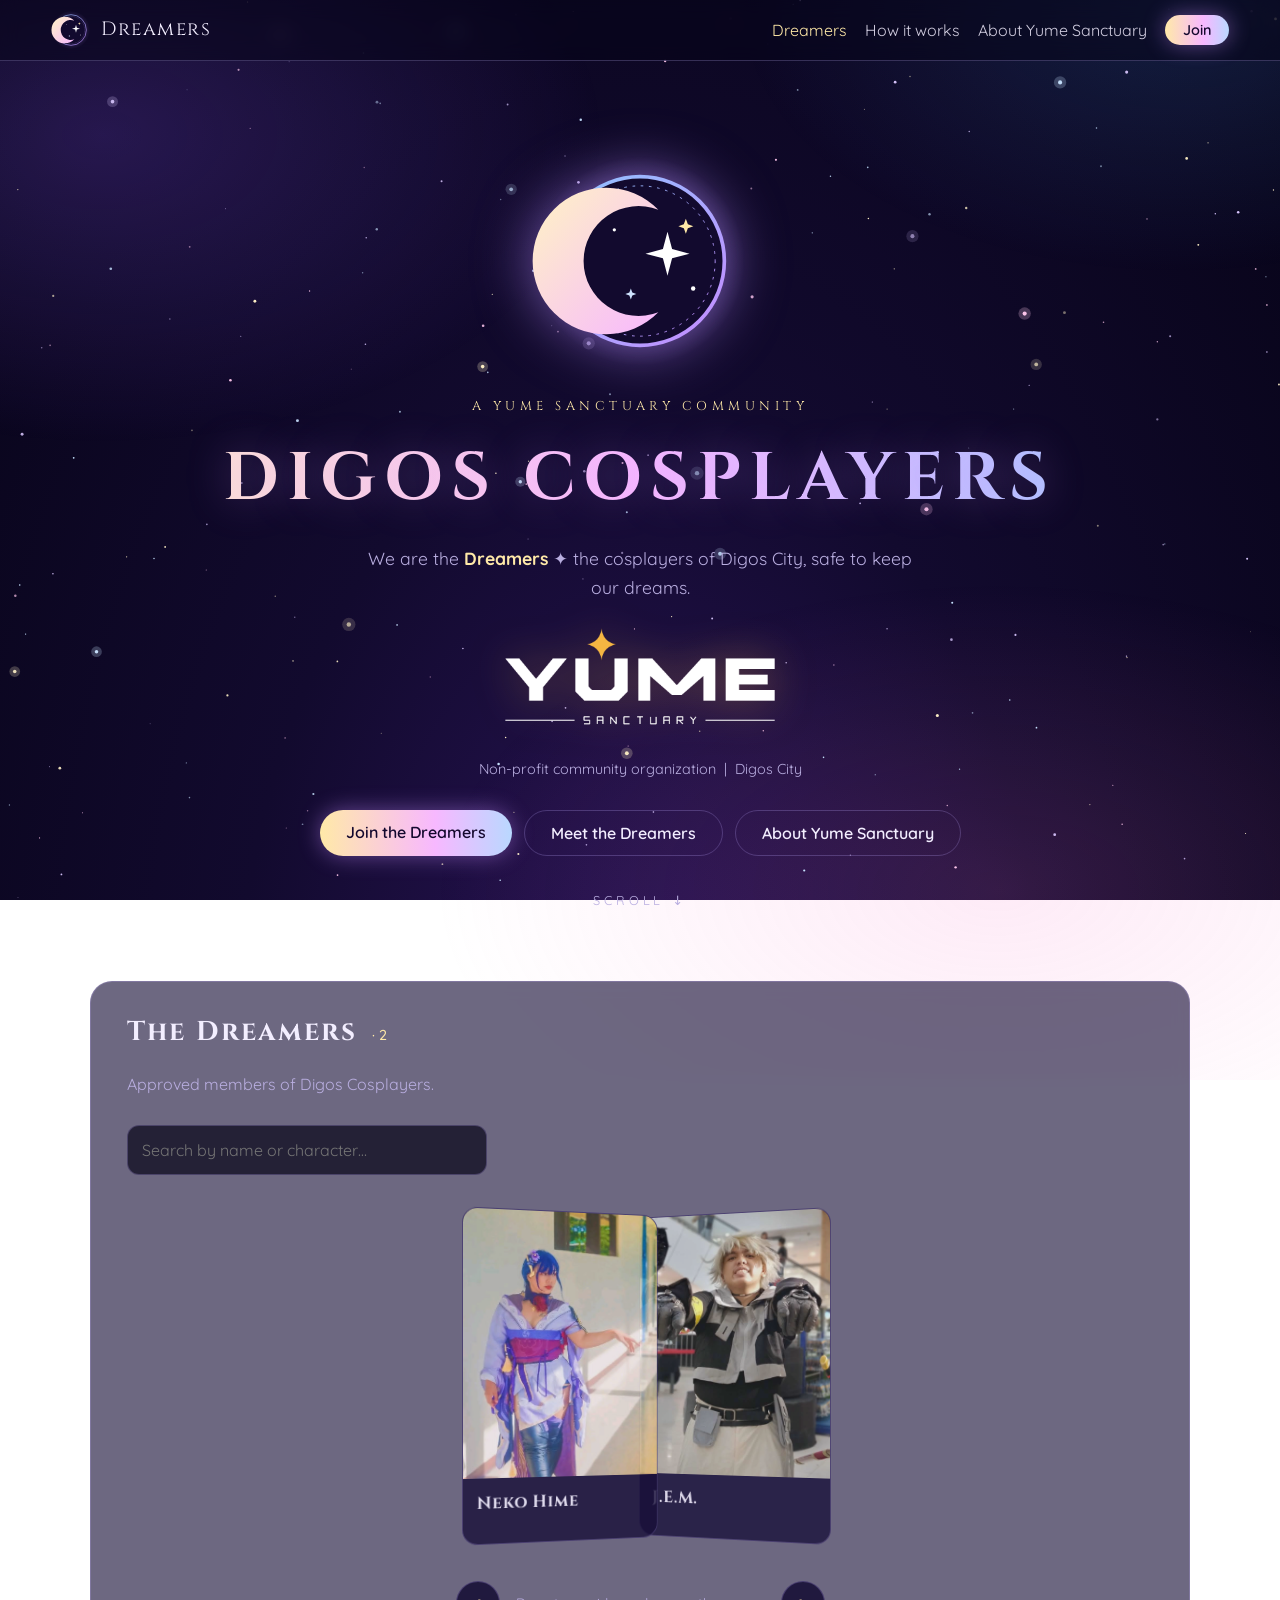
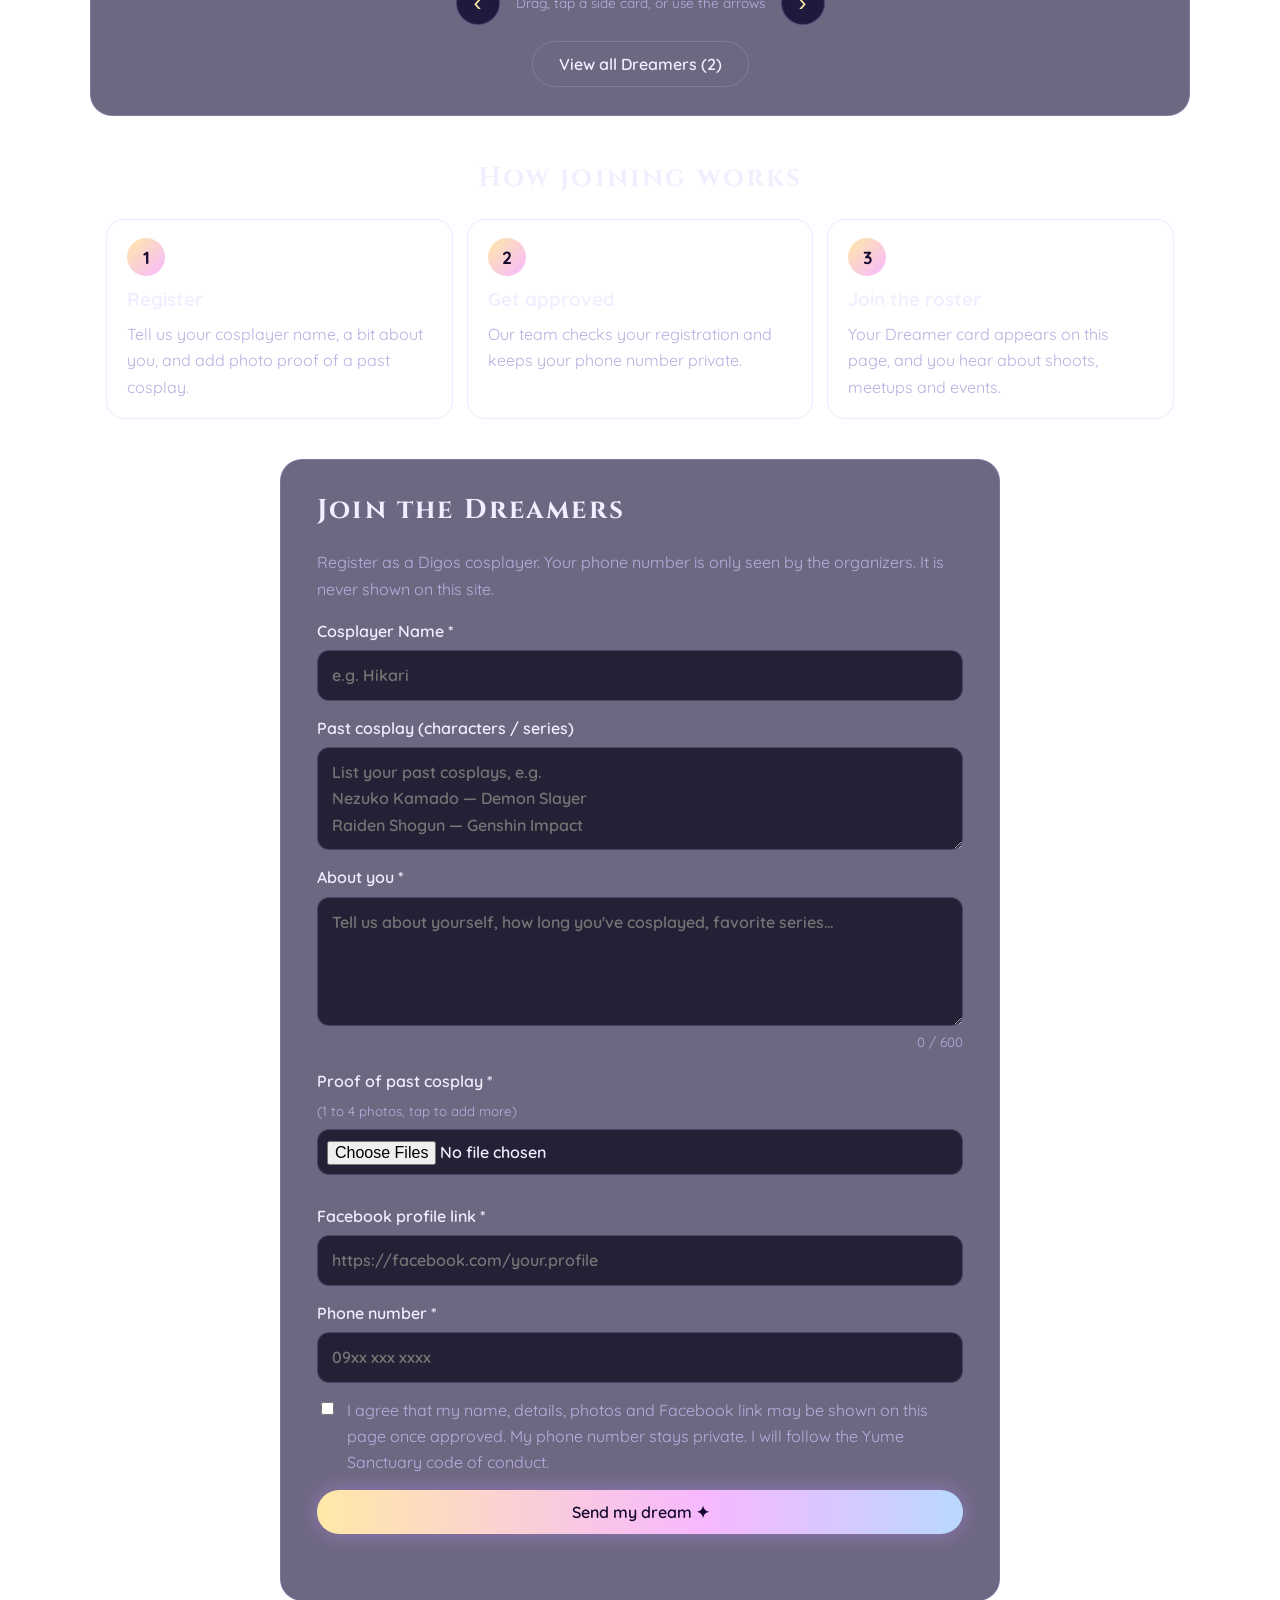
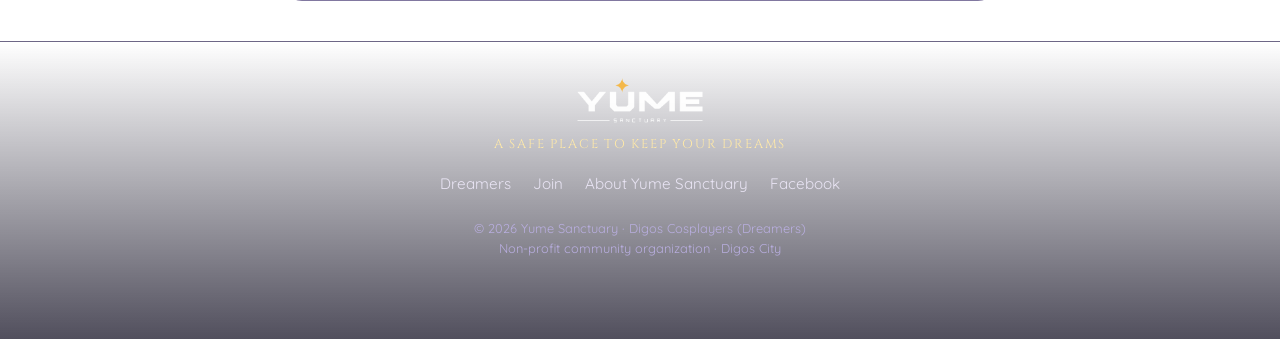
<file: index.html>
<!doctype html>
<html lang="en">
<head>
<meta charset="utf-8">
<meta name="viewport" content="width=device-width, initial-scale=1">
<title>Yume Sanctuary · Digos Cosplayers · Dreamers</title>
<meta name="description" content="Yume Sanctuary is a non-profit community in Digos City: a safe place to keep your dreams. Meet the Dreamers, the Digos Cosplayers, and join the roster.">
<meta name="theme-color" content="#070418">
<meta property="og:type" content="website">
<meta property="og:title" content="Yume Sanctuary · Digos Cosplayers (Dreamers)">
<meta property="og:description" content="A safe place to keep your dreams. Non-profit community organization, Digos City.">
<meta property="og:image" content="https://james-marketer.github.io/dreamers-digos-cosplayers/logo.svg">
<meta name="twitter:card" content="summary">
<link rel="icon" href="logo.svg?v=43" type="image/svg+xml">
<link rel="preconnect" href="https://fonts.googleapis.com">
<link rel="preconnect" href="https://fonts.gstatic.com" crossorigin>
<link href="https://fonts.googleapis.com/css2?family=Cinzel:wght@500;700&family=Quicksand:wght@400;500;600&family=Noto+Serif+JP:wght@500&display=swap" rel="stylesheet">
<link rel="stylesheet" href="style.css?v=43">
</head>
<body>
<a class="skip" href="#main">Skip to content</a>
<canvas id="sky" aria-hidden="true"></canvas>

<header class="nav">
  <a class="brand" href="#top"><img src="logo.svg?v=43" alt="" width="40" height="40"><span>Dreamers</span></a>
  <button class="menu" id="menu" aria-label="Menu" aria-expanded="false" aria-controls="nav"><span></span><span></span><span></span></button>
  <nav id="nav">
    <a href="#members">Dreamers</a>
    <a href="#how">How it works</a>
    <a href="#about" data-open="yume">About Yume Sanctuary</a>
    <a href="#join" class="btn small">Join</a>
  </nav>
</header>

<main id="main">
<span id="top"></span>
  <!-- HERO -->
  <section class="hero">
    <img class="logo" src="logo.svg?v=43" alt="Dreamers logo" width="200" height="200">
    <p class="eyebrow">a Yume Sanctuary community</p>
    <h1>DIGOS COSPLAYERS</h1>
    <p class="tag">We are the <strong>Dreamers</strong> ✦ the cosplayers of Digos City, safe to keep our dreams.</p>
    <a class="ys" href="https://www.facebook.com/yumesanctuarydigos" target="_blank" rel="noopener noreferrer" aria-label="Yume Sanctuary: a safe place to keep your dreams">
      <img src="yume-sanctuary-light.png" alt="Yume Sanctuary" width="280" height="104">
    </a>
    <p class="muted small">Non-profit community organization &nbsp;|&nbsp; Digos City</p>
    <div class="cta">
      <a href="#join" class="btn">Join the Dreamers</a>
      <a href="#members" class="btn ghost">Meet the Dreamers</a>
      <button type="button" class="btn ghost" data-open="yume">About Yume Sanctuary</button>
    </div>
  </section>

  <!-- DREAMERS ROSTER -->

  <section id="members" class="panel wide">
    <h2>The Dreamers <small id="count"></small></h2>
    <p class="sub" id="memSub">Approved members of Digos Cosplayers.</p>
    <input id="search" class="search" type="search" placeholder="Search by name or character…" aria-label="Search members" hidden>
    <div id="grid" class="grid" aria-live="polite"></div>
    <div id="carCtl" class="car-ctl" hidden>
      <button type="button" id="carPrev" aria-label="Previous dreamer">‹</button>
      <span>Drag, tap a side card, or use the arrows</span>
      <button type="button" id="carNext" aria-label="Next dreamer">›</button>
    </div>
    <p id="gridMsg" class="muted"></p>
    <p class="allwrap"><button type="button" id="allBtn" class="btn ghost" hidden>View all Dreamers</button></p>
  </section>

  <!-- RANKING -->
  <section class="panel wide reveal" id="ranking" hidden>
    <h2>Dreamer Leaderboard</h2>
    <p class="sub">The 7 most active Dreamers are featured in the carousel above. Stay active to climb the ranks!</p>
    <ol id="board" class="board"></ol>
    <p id="boardMsg" class="muted"></p>
    <h3>How to earn points</h3>
    <div class="pts">
      <div><b>+10</b><span>Join a face-to-face community activity</span></div>
      <div><b>+2</b><span>Share one of our activity posts (must be public)</span></div>
      <div><b>+1</b><span>Chat in the group chat or Messenger each day</span></div>
      <div><b>+1</b><span>Answer a poll question</span></div>
      <div><b>+1</b><span>React to a Yume Sanctuary post</span></div>
    </div>
  </section>

  <section class="block reveal" id="how">
    <h2>How joining works</h2>
    <div class="steps">
      <div class="step"><b>1</b><h3>Register</h3><p>Tell us your cosplayer name, a bit about you, and add photo proof of a past cosplay.</p></div>
      <div class="step"><b>2</b><h3>Get approved</h3><p>Our team checks your registration and keeps your phone number private.</p></div>
      <div class="step"><b>3</b><h3>Join the roster</h3><p>Your Dreamer card appears on this page, and you hear about shoots, meetups and events.</p></div>
    </div>
  </section>

  <section id="join" class="panel reveal">
    <h2>Join the Dreamers</h2>
    <p class="sub">Register as a Digos cosplayer. Your phone number is only seen by the organizers. It is never shown on this site.</p>
    <form id="form" novalidate>
      <label>Cosplayer Name *
        <input name="name" required maxlength="80" autocomplete="nickname" placeholder="e.g. Hikari">
      </label>
      <label>Past cosplay (characters / series)
        <textarea name="character" rows="3" maxlength="400" placeholder="List your past cosplays, e.g.&#10;Nezuko Kamado — Demon Slayer&#10;Raiden Shogun — Genshin Impact"></textarea>
      </label>
      <label>About you *
        <textarea name="details" required maxlength="600" rows="4" placeholder="Tell us about yourself, how long you've cosplayed, favorite series…"></textarea>
        <small id="cnt" class="cnt">0 / 600</small>
      </label>
      <label>Proof of past cosplay * <small>(1 to 4 photos, tap to add more)</small>
        <input id="photos" type="file" accept="image/*" multiple>
      </label>
      <div id="previews" class="previews"></div>
      <label>Facebook profile link *
        <input name="facebook" type="url" required placeholder="https://facebook.com/your.profile">
      </label>
      <label>Phone number *
        <input name="phone" type="tel" required inputmode="tel" placeholder="09xx xxx xxxx" autocomplete="tel">
      </label>
      <input class="hp" name="website" tabindex="-1" autocomplete="off" aria-hidden="true">
      <label class="check"><input type="checkbox" name="consent" required>
        <span>I agree that my name, details, photos and Facebook link may be shown on this page once approved. My phone number stays private. I will follow the Yume Sanctuary code of conduct.</span></label>
      <button class="btn" id="submit" type="submit">Send my dream ✦</button>
      <p id="formMsg" class="formmsg" role="status"></p>
    </form>
  </section>
</main>

<footer>
  <a class="flogo" href="https://www.facebook.com/yumesanctuarydigos" target="_blank" rel="noopener noreferrer"><img src="yume-sanctuary-light.png" alt="Yume Sanctuary on Facebook" width="130" height="48"></a>
  <p class="fsub">A safe place to keep your dreams</p>
  <nav class="flinks" aria-label="Footer">
    <a href="#members">Dreamers</a>
    <a href="#join">Join</a>
    <a href="#about" data-open="yume">About Yume Sanctuary</a>
    <a href="https://www.facebook.com/yumesanctuarydigos" target="_blank" rel="noopener noreferrer">Facebook</a>
  </nav>
  <p class="fcopy">© <span id="yr"></span> Yume Sanctuary · Digos Cosplayers (Dreamers)<br>Non-profit community organization · Digos City</p>
</footer>

<div id="roster" class="modal" role="dialog" aria-modal="true" aria-labelledby="rosterTitle" hidden>
  <div class="modal-box narrow">
    <button type="button" class="modal-x" data-close aria-label="Close">×</button>
    <header class="modal-head"><h2 id="rosterTitle">All Dreamers</h2><p class="sub" id="rosterSub"></p></header>
    <ol id="rosterList" class="rlist"></ol>
    <div id="rosterView" hidden></div>
  </div>
</div>

<div id="yume" class="modal" role="dialog" aria-modal="true" aria-labelledby="yumeTitle" hidden>
  <div class="modal-box">
    <button type="button" class="modal-x" data-close aria-label="Close">×</button>
    <header class="modal-head">
      <img src="yume-sanctuary-light.png" alt="Yume Sanctuary" width="200" height="74">
      <h2 id="yumeTitle">About Yume Sanctuary</h2>
      <p class="muted">A safe place to keep your dreams · Non-profit community organization, Digos City</p>
      <a class="btn small" href="https://www.facebook.com/yumesanctuarydigos" target="_blank" rel="noopener noreferrer">Visit our Facebook page</a>
    </header>
  <!-- ABOUT / NAME MEANING -->
  <section id="about" class="panel wide">
    <h2>The meaning behind our name</h2>
    <div class="equation">
      <div><b class="jp">夢</b><span>Yume</span><small>Dream</small></div>
      <i>+</i>
      <div><b>⌂</b><span>Sanctuary</span><small>A safe place</small></div>
      <i>=</i>
      <div class="sum"><b>✦</b><span>A safe place to keep your dreams</span></div>
    </div>
    <p class="center">Every member's passion is <strong>safe, respected and celebrated</strong> here.</p>
    <p class="center muted">Yume Sanctuary is a non-profit that creates safe, fun and interactive events for the youth of Digos. The <strong>Dreamers</strong> are our cosplay community: Digos cosplayers of every level.</p>
  </section>

  <!-- WHY WE EXIST -->
  <section id="why" class="block">
    <h2>Why we exist</h2>
    <div class="cards">
      <div class="perk"><span>☾</span><h3>Hobbies still face judgment</h3><p>Cosplay and other interests are not yet widely accepted, so many young people hide what they love.</p></div>
      <div class="perk"><span>➤</span><h3>Events are far from home</h3><p>Davao and GenSan are the usual destinations, costing Digos hobbyists hours of travel and a lot of money.</p></div>
      <div class="perk"><span>⌂</span><h3>Digos needs its own place</h3><p>Digos has the fans but no year-round, community-run place built for them to meet, play and grow. They deserve a sanctuary close to home.</p></div>
    </div>
  </section>

  <!-- VISION & MISSION -->
  <section id="mission" class="panel wide">
    <h2>Our vision</h2>
    <blockquote>A Digos where every young person can dream freely and pursue what they love, with friends and without judgment, in a community strong enough to sustain itself.</blockquote>
    <div class="chips"><span>Safe</span><span>Local</span><span>Self-sustaining</span></div>

    <h2 class="gap">Our mission</h2>
    <p class="sub">Yume Sanctuary is a non-profit that creates safe, fun and interactive events for the youth of Digos.</p>
    <div class="cards five">
      <div class="mini"><h3>Organize events</h3><p>TCG, Pokémon, cosplay, fighting games and more.</p></div>
      <div class="mini"><h3>Protect the community</h3><p>Clear conduct rules, trained volunteers, safe reporting.</p></div>
      <div class="mini"><h3>Normalize hobbies</h3><p>Try cosplay and new hobbies without judgment.</p></div>
      <div class="mini"><h3>Partner locally</h3><p>Work with local businesses such as Minna and Maivan.</p></div>
      <div class="mini"><h3>Keep Digos at the center</h3><p>Make Digos the hub, not Davao or GenSan, and save families the time and cost of travel.</p></div>
    </div>
  </section>

  <!-- WHAT WE BRING -->
  <section id="bring" class="block">
    <h2>What we bring to Digos</h2>
    <div class="cards five">
      <div class="mini"><h3>TCG</h3><p>Tournaments, trading and casual play.</p></div>
      <div class="mini hl"><h3>Cosplay</h3><p>Meetups and showcases for all levels. This is where the Dreamers shine.</p></div>
      <div class="mini"><h3>Pokémon</h3><p>Leagues, trade days and meetups.</p></div>
      <div class="mini"><h3>Fighting games</h3><p>Tekken and other competitive games.</p></div>
      <div class="mini"><h3>And more</h3><p>Hobbies our community asks for.</p></div>
    </div>
  </section>

  <!-- PROOF: HOBBY MANIA -->
  <section id="event" class="panel wide">
    <h2>Proof it works: Hobby Mania Digos</h2>
    <p class="sub">Hobbie.TaaT's Hobby Mania, Digos Edition, organized by Hobbie.TaaT with GMall of Digos.</p>
    <div class="facts">
      <div><small>Dates</small><b>October 4 to 10, 2026</b></div>
      <div><small>Venue</small><b>Atrium, Upper Ground Floor, GMall of Digos</b></div>
    </div>
    <div class="stats">
      <div><b data-n="7">7</b><span>days of hobby activities</span></div>
      <div><b data-n="5">5+</b><span>TCG titles in tournaments</span></div>
      <div><b data-n="6">6</b><span>Mindanao cities invited</span></div>
    </div>

    <h3 class="gap">A full week of hobbies</h3>
    <div class="cards four">
      <div class="mini"><h3>TCG tournaments</h3><p>Pokémon, Flesh and Blood, Yu-Gi-Oh!, Vanguard, Cookie Run.</p></div>
      <div class="mini"><h3>Beyblade</h3><p>A tournament for the strongest combo.</p></div>
      <div class="mini hl"><h3>Cosplay Showdown</h3><p>Characters brought to life on stage.</p></div>
      <div class="mini"><h3>Learn to Play</h3><p>Beginner sessions for new TCG players.</p></div>
      <div class="mini"><h3>Exhibits</h3><p>Toys, figures, diecast and trading cards.</p></div>
      <div class="mini"><h3>Merchants</h3><p>Collectibles, cards and rare finds.</p></div>
      <div class="mini"><h3>Special guests</h3><p>Guests invited to Digos for the week.</p></div>
      <div class="mini"><h3>Champions</h3><p>Day 1 titles in FAB, Cookie Run, Yu-Gi-Oh! and Vanguard.</p></div>
    </div>

    <h3 class="gap">Online reach of the event</h3>
    <div class="reach" id="reach"></div>

    <h3 class="gap">A call to all of Mindanao</h3>
    <p>The call went out to <strong>Digos, Davao, GenSan, Koronadal, Tagum and CDO</strong> to meet in one venue in Digos. What the event showed: the energy is already here. What Yume adds: <strong>a safe, year-round home for that energy, run by the community itself.</strong></p>
    <p class="src">Source: Facebook posts by Hobbie.TaaT, Gaisano Mall of Digos and Panorama Club of Cor Jesu College (public, as of Oct 19, 2026).</p>
  </section>

  <!-- HUB -->
  <section id="hub" class="block">
    <h2>Digos as the regional hub</h2>
    <div class="cards two">
      <div class="perk"><h3>Today</h3><p>Digos hobbyists travel to Davao or GenSan, spending time and money to attend events.</p></div>
      <div class="perk hl"><h3>Our goal</h3><p>Digos hosts the events, so the community and its visitors come to us.</p></div>
    </div>
  </section>

  <!-- GOALS -->
  <section id="goals" class="panel wide">
    <h2>From one week to year-round</h2>
    <div class="steps">
      <div class="step"><b>1</b><h3>Start small</h3><ul><li>Small, regular events with local business partners</li><li>Code of conduct and safety team in place</li><li>A core team of volunteers</li></ul></div>
      <div class="step"><b>2</b><h3>Make Digos a hub</h3><ul><li>Recurring TCG, Pokémon, cosplay, Beyblade and Tekken events</li><li>Draw hobbyists from nearby cities</li><li>Partner with schools and local government</li></ul></div>
      <div class="step"><b>3</b><h3>Sustain ourselves</h3><ul><li>Community-funded events with no sponsor needed</li><li>Local youth trained to lead and organize</li><li>Digos known as the region's hobby-event hub</li></ul></div>
    </div>
  </section>

  <!-- SAFETY -->
  <section id="safety" class="block">
    <h2>A sanctuary you can trust</h2>
    <div class="cards four">
      <div class="perk"><span>✦</span><h3>Clear code of conduct</h3><p>No harassment, bullying or hate. Posted and enforced at every event.</p></div>
      <div class="perk"><span>☾</span><h3>Trained volunteers</h3><p>Friendly staff on hand to keep everyone safe and welcome.</p></div>
      <div class="perk"><span>❖</span><h3>Safe reporting</h3><p>A simple, private way to raise concerns, and we act on them.</p></div>
      <div class="perk"><span>♡</span><h3>Open to every newcomer</h3><p>Youth-focused, beginner-friendly and judgment-free.</p></div>
    </div>
  </section>

  <!-- SELF-SUSTAINING -->
  <section id="path" class="panel wide">
    <h2>The path to self-sustaining</h2>
    <div class="steps">
      <div class="step"><b>①</b><h3>Partner-supported</h3><p>Local businesses such as <strong>Minna</strong> and <strong>Maivan</strong> help us host the first events.</p></div>
      <div class="step"><b>②</b><h3>Community-funded</h3><p>Ticket fees, vendor booths, merch and memberships begin to cover costs.</p></div>
      <div class="step"><b>③</b><h3>Self-sustaining</h3><p>The community funds its own events, with no sponsor required.</p></div>
    </div>
    <p class="center gap"><em>Our long-term test: can the community run an event without outside sponsors?</em></p>
  </section>

  <!-- VALUES -->
  <section id="values" class="block">
    <h2>What we stand for</h2>
    <div class="cards six">
      <div class="mini"><h3>Safety</h3><p>Everyone can be themselves.</p></div>
      <div class="mini"><h3>Acceptance</h3><p>Every hobby is welcome.</p></div>
      <div class="mini"><h3>Community first</h3><p>Members shape our events.</p></div>
      <div class="mini"><h3>Local pride</h3><p>Growing Digos together.</p></div>
      <div class="mini"><h3>Sustainability</h3><p>Built to stand on our own.</p></div>
      <div class="mini"><h3>Fun</h3><p>Play, laugh and make friends.</p></div>
    </div>
  </section>

  <!-- PARTNER -->
  <section id="partner" class="panel wide">
    <h2>Ways to partner with us</h2>
    <div class="cards four">
      <div class="mini"><h3>Venues and malls</h3><p>Host events in your space and bring steady foot traffic from young hobbyists.</p></div>
      <div class="mini"><h3>Local businesses</h3><p>Booths, co-branding and product exposure to an engaged community.</p></div>
      <div class="mini"><h3>Schools and student groups</h3><p>Volunteers, photo and media teams, and youth leaders.</p></div>
      <div class="mini"><h3>Sponsors</h3><p>Prizes and tournament support, or backing for our safety program.</p></div>
    </div>
    <p class="center">Partners gain goodwill, visibility with young hobbyists, and a place at the start of Digos' hobby hub.</p>
    <h2 class="center gap">One city. One community.</h2>
    <p class="center sub">Dream freely. Play together. Help us build Digos' sanctuary for dreams.</p>
    <div class="cta">
      <a class="btn" id="btnPartner" href="#join">Partner</a>
      <a class="btn" id="btnVolunteer" href="#join">Volunteer</a>
      <a class="btn ghost" href="#join">Attend</a>
    </div>
    <p id="contactLine" class="center muted small" hidden></p>
  </section>


  </div>
</div>

<button id="toTop" class="totop" aria-label="Back to top" hidden>↑</button>

<div id="lb" class="lb" hidden>
  <button class="lbx" aria-label="Close">×</button>
  <button class="lbn prev" aria-label="Previous">‹</button>
  <img alt="Cosplay proof">
  <button class="lbn next" aria-label="Next">›</button>
</div>

<script src="config.js?v=43"></script>
<script src="app.js?v=43"></script>
</body>
</html>
</file>
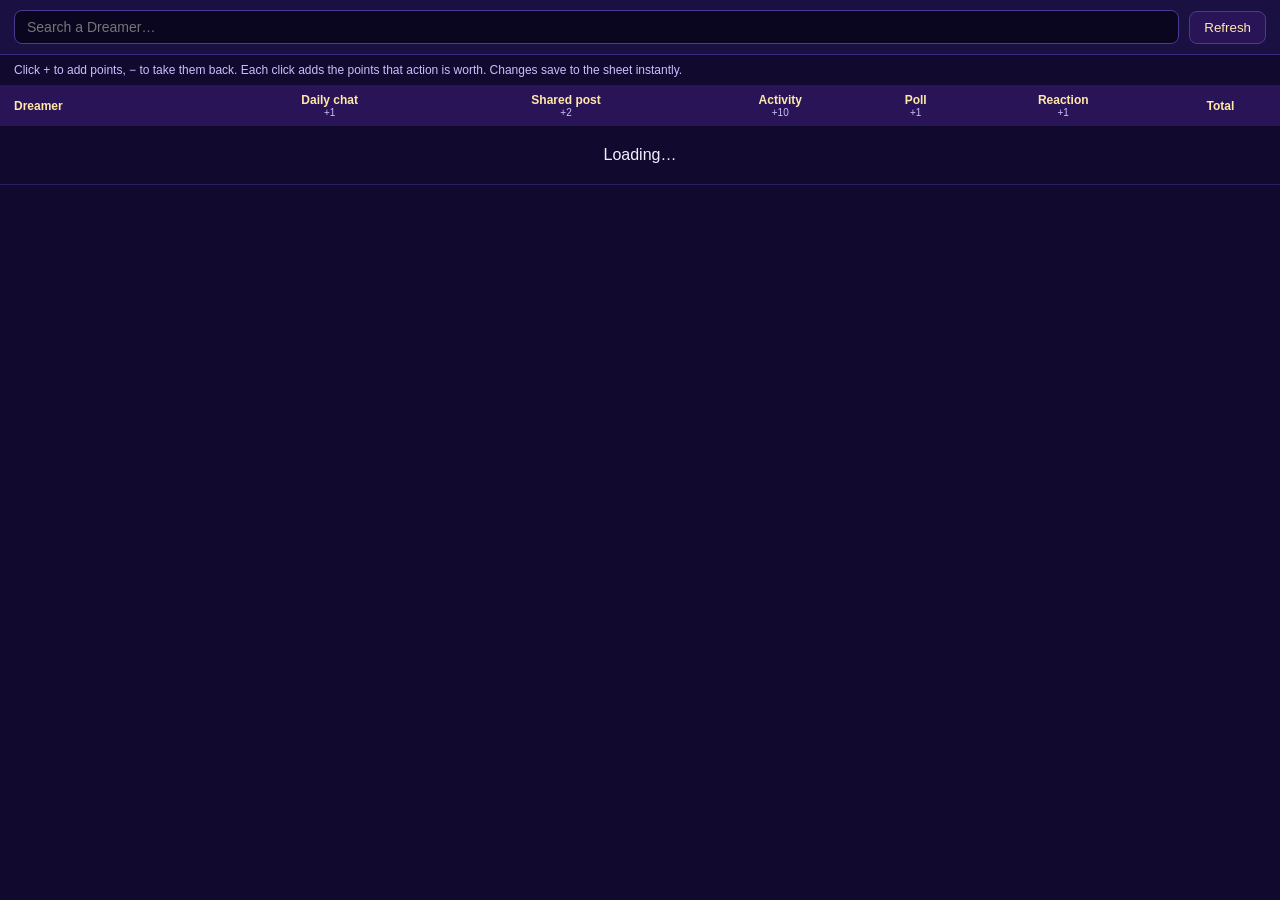
<file: backend/Points.html>
<!DOCTYPE html>
<html>
<head>
<base target="_top">
<meta charset="utf-8">
<style>
  *{box-sizing:border-box}
  body{margin:0;font-family:Arial,Helvetica,sans-serif;background:#120a2e;color:#f3eeff}
  .top{position:sticky;top:0;z-index:2;display:flex;gap:10px;align-items:center;padding:10px 14px;background:#1a1042;border-bottom:1px solid #3b2a7a}
  .top input{flex:1;padding:8px 12px;border-radius:8px;border:1px solid #4a3a94;background:#0b0620;color:#fff;font-size:14px}
  .top button{padding:8px 14px;border-radius:8px;border:1px solid #4a3a94;background:#2a1458;color:#ffe9a8;cursor:pointer}
  table{border-collapse:collapse;width:100%}
  th{position:sticky;top:53px;background:#2a1458;color:#ffe9a8;font-size:12px;text-align:center;padding:8px 4px}
  th small{display:block;color:#cdbdff;font-weight:normal}
  td{padding:6px 4px;border-bottom:1px solid #2b1d63;text-align:center}
  td.nm{text-align:left;padding-left:14px;font-weight:bold;min-width:150px}
  tr:hover td{background:#1c1250}
  .st{display:inline-flex;align-items:center;gap:4px}
  .st button{width:28px;height:28px;border-radius:50%;border:1px solid #4a3a94;background:#241361;color:#fff;font-size:16px;line-height:1;cursor:pointer;padding:0}
  .st button:hover{background:#3d2a9a;border-color:#ffe9a8}
  .st button:active{transform:scale(.92)}
  .st span{display:inline-block;min-width:34px;font-size:15px}
  td.tot{font-weight:bold;color:#ffe9a8;font-size:16px}
  .note{padding:8px 14px;color:#cdbdff;font-size:12px}
</style>
</head>
<body>
<div class="top">
  <input id="q" type="search" placeholder="Search a Dreamer…" autocomplete="off">
  <button id="ref" type="button">Refresh</button>
</div>
<div class="note">Click + to add points, − to take them back. Each click adds the points that action is worth. Changes save to the sheet instantly.</div>
<table>
  <thead>
    <tr>
      <th style="text-align:left;padding-left:14px">Dreamer</th>
      <th>Daily chat<small>+1</small></th>
      <th>Shared post<small>+2</small></th>
      <th>Activity<small>+10</small></th>
      <th>Poll<small>+1</small></th>
      <th>Reaction<small>+1</small></th>
      <th>Total</th>
    </tr>
  </thead>
  <tbody id="rows"><tr><td colspan="7" style="padding:20px">Loading…</td></tr></tbody>
</table>
<script>
  var data = null;

  function load() {
    google.script.run.withSuccessHandler(function (d) { data = d; draw(); })
      .withFailureHandler(function (e) { document.getElementById('rows').innerHTML = '<tr><td colspan="7" style="padding:20px">Could not load: ' + e + '</td></tr>'; })
      .getPanelData();
  }

  function total(p) { return p.vals.reduce(function (a, b) { return a + b; }, 0); }

  function draw() {
    var q = document.getElementById('q').value.trim().toLowerCase();
    var tb = document.getElementById('rows');
    tb.innerHTML = '';
    data.people.forEach(function (p, pi) {
      if (q && p.name.toLowerCase().indexOf(q) < 0) return;
      var tr = document.createElement('tr');
      var nm = document.createElement('td'); nm.className = 'nm'; nm.textContent = p.name; tr.appendChild(nm);
      p.vals.forEach(function (v, ci) {
        var td = document.createElement('td');
        var box = document.createElement('div'); box.className = 'st';
        var minus = document.createElement('button'); minus.type = 'button'; minus.textContent = '−';
        var val = document.createElement('span'); val.id = 'v' + pi + '_' + ci; val.textContent = v;
        var plus = document.createElement('button'); plus.type = 'button'; plus.textContent = '+';
        minus.onclick = function () { bump(pi, ci, -1); };
        plus.onclick = function () { bump(pi, ci, 1); };
        box.appendChild(minus); box.appendChild(val); box.appendChild(plus);
        td.appendChild(box); tr.appendChild(td);
      });
      var t = document.createElement('td'); t.className = 'tot'; t.id = 't' + pi; t.textContent = total(p); tr.appendChild(t);
      tb.appendChild(tr);
    });
  }

  function bump(pi, ci, dir) {
    var p = data.people[pi];
    var step = data.steps[ci];
    // show the change right away, then confirm with the sheet
    p.vals[ci] = Math.max(0, p.vals[ci] + dir * step);
    document.getElementById('v' + pi + '_' + ci).textContent = p.vals[ci];
    document.getElementById('t' + pi).textContent = total(p);
    google.script.run.withSuccessHandler(function (r) {
      p.vals[ci] = r.value;
      var e = document.getElementById('v' + pi + '_' + ci); if (e) e.textContent = r.value;
      var t = document.getElementById('t' + pi); if (t) t.textContent = r.total;
    }).withFailureHandler(function (e) { alert('Could not save: ' + e); load(); })
      .adjustPoints(p.row, ci, dir);
  }

  document.getElementById('q').addEventListener('input', function () { if (data) draw(); });
  document.getElementById('ref').addEventListener('click', load);
  load();
</script>
</body>
</html>
</file>
<file: style.css>
:root{
  --bg:#070418; --ink:#f3eeff; --muted:#b9aee0; --line:rgba(190,170,255,.25);
  --card:rgba(20,12,52,.62); --accent:#c58bff; --accent2:#8ec5ff; --gold:#ffe9a8;
}
*{box-sizing:border-box}
html{scroll-behavior:smooth}
body{
  margin:0; color:var(--ink); font-family:"Quicksand",system-ui,sans-serif; line-height:1.65;
  background:radial-gradient(ellipse at 50% 120%,#2a1458 0%,#120a2e 45%,var(--bg) 100%) fixed;
  min-height:100vh;
}
#sky{position:fixed; inset:0; width:100%; height:100%; z-index:-1; display:block}
a{color:var(--accent2)}
h1,h2,.brand span,.eyebrow{font-family:"Cinzel",serif}

.nav{
  position:sticky; top:0; z-index:10; display:flex; justify-content:space-between; align-items:center;
  padding:10px max(16px,4vw); backdrop-filter:blur(10px); background:rgba(7,4,24,.55); border-bottom:1px solid var(--line);
}
.brand{display:flex; align-items:center; gap:10px; text-decoration:none; color:var(--ink); font-size:1.2rem; letter-spacing:.08em}
.nav nav{display:flex; gap:18px; align-items:center}
.nav nav a{color:var(--ink); text-decoration:none; opacity:.85}
.nav nav a:hover{opacity:1}

.hero{text-align:center; padding:clamp(48px,10vh,110px) 16px 70px}
.logo{width:min(220px,55vw); height:auto; filter:drop-shadow(0 0 28px rgba(181,140,255,.6)); animation:float 6s ease-in-out infinite}
@keyframes float{50%{transform:translateY(-10px)}}
.eyebrow{margin:18px 0 0; letter-spacing:.35em; text-transform:uppercase; font-size:.8rem; color:var(--gold)}
h1{margin:6px 0 10px; font-size:clamp(2rem,7vw,4.2rem); letter-spacing:.12em;
  background:linear-gradient(90deg,#fff3c4,#f7b8ff,#8ec5ff); -webkit-background-clip:text; background-clip:text; color:transparent;
  text-shadow:0 0 40px rgba(197,139,255,.35)}
.ys{display:inline-block; margin:22px 0 8px}
.ys img{display:block; height:auto; width:min(280px,70vw); filter:drop-shadow(0 0 22px rgba(245,182,66,.35))}
.tag{margin:0 auto; max-width:34rem; color:var(--muted); font-size:1.1rem}
.tag strong{color:var(--gold)}
.cta{margin-top:28px; display:flex; gap:12px; justify-content:center; flex-wrap:wrap}

.btn{
  display:inline-block; border:0; cursor:pointer; text-decoration:none; font:600 1rem "Quicksand",sans-serif; color:#14082e;
  padding:12px 26px; border-radius:999px; background:linear-gradient(90deg,#ffe9a8,#f7b8ff 60%,#b9d8ff);
  box-shadow:0 0 22px rgba(197,139,255,.45); transition:transform .15s, box-shadow .15s;
}
.btn:hover{transform:translateY(-2px); box-shadow:0 0 32px rgba(197,139,255,.7)}
.btn:disabled{opacity:.6; cursor:wait; transform:none}
.btn.small{padding:6px 18px}
.btn.ghost{background:transparent; color:var(--ink); border:1px solid var(--line); box-shadow:none}

.panel{
  max-width:720px; margin:0 auto 40px; padding:28px clamp(18px,4vw,36px);
  background:var(--card); border:1px solid var(--line); border-radius:22px; backdrop-filter:blur(8px);
}
.panel.wide{max-width:1100px}
.panel h2{margin:0 0 8px; font-size:1.7rem; letter-spacing:.08em}
.panel h2 span{color:var(--accent)}
.sub,.muted{color:var(--muted)}

.grid{display:grid; grid-template-columns:repeat(auto-fill,minmax(220px,1fr)); gap:18px; margin-top:18px}
.card{background:rgba(255,255,255,.05); border:1px solid var(--line); border-radius:16px; overflow:hidden; display:flex; flex-direction:column}
.card .ph{aspect-ratio:3/4; background:#1a1040 center/cover; position:relative}
.card .ph .count{position:absolute; right:8px; bottom:8px; background:rgba(0,0,0,.6); border-radius:999px; padding:0 9px; font-size:.8rem}
.card .body{padding:12px 14px 16px}
.card h3{margin:0; font-family:"Cinzel",serif; font-size:1.1rem}
.card .chr{color:var(--gold); font-size:.88rem; margin:2px 0 6px}
.card p{margin:0 0 8px; font-size:.92rem; color:var(--muted)}

form{display:grid; gap:14px; margin-top:16px}
label{display:grid; gap:6px; font-weight:600}
label small{font-weight:400; color:var(--muted)}
input,textarea{
  width:100%; padding:11px 14px; border-radius:12px; border:1px solid var(--line); background:rgba(7,4,24,.7);
  color:var(--ink); font:inherit;
}
input:focus,textarea:focus{outline:2px solid var(--accent); outline-offset:1px}
input[type=file]{padding:9px}
.check{display:flex; gap:10px; align-items:flex-start; font-weight:400; color:var(--muted)}
.check input{width:auto; margin-top:5px}
.hp{position:absolute; left:-9999px; opacity:0}
.previews{display:flex; gap:8px; flex-wrap:wrap}
.previews img{width:78px; height:78px; object-fit:cover; border-radius:10px; border:1px solid var(--line)}
.formmsg{min-height:1.5em; margin:0; font-weight:600}
.formmsg.ok{color:#9dffc0}
.formmsg.err{color:#ff9db0}

footer{display:flex; align-items:center; justify-content:center; gap:10px; padding:30px 16px 40px; color:var(--muted); font-size:.9rem}
footer p{margin:0}

@media (max-width:900px){ .nav nav a:not(.btn){display:none} }
@media (prefers-reduced-motion:reduce){ .logo{animation:none} html{scroll-behavior:auto} }

/* ---------- v2 upgrades ---------- */
body::before{
  content:""; position:fixed; inset:-20%; z-index:-2; pointer-events:none;
  background:
    radial-gradient(40% 35% at 20% 25%, rgba(142,90,255,.22), transparent 70%),
    radial-gradient(35% 30% at 80% 15%, rgba(80,160,255,.16), transparent 70%),
    radial-gradient(45% 35% at 70% 85%, rgba(247,120,200,.15), transparent 70%);
  animation:nebula 40s ease-in-out infinite alternate;
}
@keyframes nebula{to{transform:translate(4%,3%) scale(1.08)}}

.reveal{opacity:0; transform:translateY(24px); transition:opacity .7s ease, transform .7s ease}
.reveal.in{opacity:1; transform:none}
.no-js .reveal{opacity:1; transform:none}

.perks{max-width:1100px; margin:0 auto 40px; padding:0 16px; display:grid; grid-template-columns:repeat(auto-fit,minmax(240px,1fr)); gap:16px}
.perk{background:var(--card); border:1px solid var(--line); border-radius:20px; padding:22px; text-align:center; backdrop-filter:blur(8px); transition:transform .25s, border-color .25s}
.perk:hover{transform:translateY(-4px); border-color:var(--accent)}
.perk span{font-size:1.8rem; color:var(--gold); text-shadow:0 0 18px rgba(255,233,168,.7)}
.perk h3{margin:6px 0; font-family:"Cinzel",serif}
.perk p{margin:0; color:var(--muted); font-size:.95rem}

h2 small{font:500 .9rem "Quicksand",sans-serif; color:var(--gold); letter-spacing:0; margin-left:6px}
.search{margin-top:12px; max-width:360px}
.card{transition:transform .25s, box-shadow .25s}
.card:hover{transform:translateY(-4px); box-shadow:0 10px 30px rgba(120,70,255,.35)}
.card .ph{cursor:zoom-in}
.cnt{text-align:right; font-weight:400}

.previews .pv{position:relative}
.previews .pv button{position:absolute; top:-6px; right:-6px; width:22px; height:22px; border-radius:50%; border:0; cursor:pointer; background:#ff6b8a; color:#fff; font-size:14px; line-height:1}

.lb{position:fixed; inset:0; z-index:50; background:rgba(4,2,14,.92); display:flex; align-items:center; justify-content:center; padding:20px}
.lb[hidden]{display:none}
.lb img{max-width:100%; max-height:90vh; border-radius:12px; box-shadow:0 0 50px rgba(150,100,255,.4)}
.lb button{position:absolute; background:rgba(255,255,255,.12); color:#fff; border:0; cursor:pointer; border-radius:50%; width:44px; height:44px; font-size:26px}
.lbx{top:16px; right:16px}
.lbn.prev{left:12px} .lbn.next{right:12px}

.nav nav a.on:not(.btn){color:var(--gold); opacity:1}
a:focus-visible,button:focus-visible{outline:2px solid var(--gold); outline-offset:3px}

/* ---------- Yume content sections ---------- */
.small{font-size:.9rem}
.center{text-align:center}
.gap{margin-top:34px}
.block{max-width:1100px; margin:0 auto 40px; padding:0 16px}
.block>h2{text-align:center; font-size:1.7rem; letter-spacing:.08em; margin:0 0 18px}
.panel h3{font-family:"Cinzel",serif; margin:0 0 10px; letter-spacing:.05em}
.cards{display:grid; gap:14px; grid-template-columns:repeat(auto-fit,minmax(230px,1fr))}
.cards.five{grid-template-columns:repeat(auto-fit,minmax(190px,1fr))}
.cards.six{grid-template-columns:repeat(auto-fit,minmax(160px,1fr))}
.cards.two{grid-template-columns:repeat(auto-fit,minmax(280px,1fr))}
.mini{background:rgba(255,255,255,.05); border:1px solid var(--line); border-radius:16px; padding:16px 18px; transition:transform .25s,border-color .25s}
.mini:hover{transform:translateY(-3px); border-color:var(--accent)}
.mini h3{font-size:1rem; margin:0 0 4px; color:var(--gold)}
.mini p{margin:0; color:var(--muted); font-size:.92rem}
.hl{border-color:var(--gold)!important; box-shadow:0 0 24px rgba(255,233,168,.15)}
.block .perk h3{font-size:1.05rem}
.block .perk{text-align:left}
.block .perk span{display:block}
.jp{font-family:"Noto Serif JP",serif}

.equation{display:flex; flex-wrap:wrap; align-items:stretch; justify-content:center; gap:14px; margin:20px 0}
.equation>div{text-align:center; background:rgba(255,255,255,.05); border:1px solid var(--line); border-radius:16px; padding:16px 22px; min-width:150px; display:flex; flex-direction:column; justify-content:center}
.equation b{font-size:2.4rem; line-height:1; color:var(--gold)}
.equation span{font-family:"Cinzel",serif; font-size:1.1rem}
.equation small{color:var(--muted)}
.equation i{font-style:normal; font-size:1.8rem; align-self:center; color:var(--accent)}
.equation .sum{border-color:var(--gold); background:rgba(255,233,168,.08); max-width:230px}
.equation .sum b{font-size:1.6rem}

blockquote{margin:14px 0; padding:6px 0 6px 18px; border-left:3px solid var(--gold); font-size:1.15rem; font-style:italic}
.chips{display:flex; gap:10px; flex-wrap:wrap}
.chips span{padding:6px 18px; border:1px solid var(--gold); border-radius:999px; color:var(--gold); font-weight:600}

.facts{display:grid; grid-template-columns:repeat(auto-fit,minmax(240px,1fr)); gap:14px; margin:14px 0}
.facts div{background:rgba(255,255,255,.05); border:1px solid var(--line); border-radius:14px; padding:12px 16px}
.facts small{display:block; color:var(--muted); text-transform:uppercase; letter-spacing:.12em; font-size:.72rem}
.stats{display:grid; grid-template-columns:repeat(auto-fit,minmax(170px,1fr)); gap:14px}
.stats div{text-align:center; padding:14px; border-radius:16px; background:linear-gradient(160deg,rgba(197,139,255,.18),rgba(142,197,255,.1)); border:1px solid var(--line)}
.stats b{display:block; font:700 2.6rem "Cinzel",serif; color:var(--gold)}
.stats span{color:var(--muted)}
.src{color:var(--muted); font-size:.8rem; margin-top:18px}

.reach{display:grid; gap:12px; margin-top:8px}
.reach .lg{color:var(--muted); font-size:.9rem}
.reach .lg i{display:inline-block; width:12px; height:12px; border-radius:3px; margin:0 4px 0 10px; vertical-align:-1px}
.r{background:#c58bff} .s{background:#ffe9a8}
.reach .row{display:grid; grid-template-columns:150px 1fr; gap:12px; align-items:center; font-size:.9rem}
.reach .bars{display:grid; gap:4px}
.reach .bar{height:20px; width:var(--w); border-radius:0 6px 6px 0; position:relative; min-width:4px}
.reach .bar em{position:absolute; left:calc(100% + 8px); top:0; font-style:normal; font-size:.8rem; color:var(--ink)}
@media (max-width:560px){ .reach .row{grid-template-columns:1fr} }

.steps{display:grid; gap:14px; grid-template-columns:repeat(auto-fit,minmax(250px,1fr))}
.step{background:rgba(255,255,255,.05); border:1px solid var(--line); border-radius:18px; padding:18px 20px}
.step>b{display:inline-grid; place-items:center; width:38px; height:38px; border-radius:50%; background:linear-gradient(135deg,#ffe9a8,#f7b8ff); color:#14082e; font-size:1.1rem; margin-bottom:8px}
.step h3{margin:0 0 6px}
.step ul{margin:0; padding-left:18px; color:var(--muted)}
.step p{margin:0; color:var(--muted)}

/* ---------- polish ---------- */
.skip{position:absolute; left:-999px; top:8px; z-index:100; background:#fff; color:#14082e; padding:8px 14px; border-radius:8px}
.skip:focus{left:8px}
.menu{display:none; background:none; border:1px solid var(--line); border-radius:10px; padding:9px 10px; cursor:pointer}
.menu span{display:block; width:20px; height:2px; background:var(--ink); margin:4px 0; border-radius:2px; transition:transform .2s, opacity .2s}
.menu[aria-expanded=true] span:nth-child(1){transform:translateY(6px) rotate(45deg)}
.menu[aria-expanded=true] span:nth-child(2){opacity:0}
.menu[aria-expanded=true] span:nth-child(3){transform:translateY(-6px) rotate(-45deg)}
@media (max-width:900px){
  .menu{display:block}
  .nav nav{display:none; position:absolute; top:100%; left:0; right:0; flex-direction:column; align-items:stretch; gap:0; padding:8px 16px 16px; background:rgba(10,6,30,.96); backdrop-filter:blur(12px); border-bottom:1px solid var(--line)}
  .nav nav.open{display:flex}
  .nav nav a, .nav nav a:not(.btn){display:block!important; padding:12px 6px; border-bottom:1px solid var(--line); font-size:1.05rem}
  .nav nav a.btn{margin-top:12px; text-align:center; border:0; padding:12px}
}
.totop{position:fixed; right:16px; bottom:18px; z-index:20; width:46px; height:46px; border-radius:50%; border:1px solid var(--line); background:rgba(20,12,52,.85); color:var(--gold); font-size:1.3rem; cursor:pointer; backdrop-filter:blur(8px); box-shadow:0 0 18px rgba(197,139,255,.35)}
.totop[hidden]{display:none}
.spark{position:fixed; z-index:60; pointer-events:none; font-size:1.3rem; animation:spark 1.3s ease-out forwards}
@keyframes spark{to{transform:translate(var(--x),var(--y)) rotate(200deg) scale(.4); opacity:0}}
.hero::after{content:"scroll ↓"; display:block; margin-top:34px; color:var(--muted); font-size:.8rem; letter-spacing:.3em; text-transform:uppercase; animation:bob 2.2s ease-in-out infinite}
@keyframes bob{50%{transform:translateY(6px)}}
#top{display:block; position:absolute; top:0}

.nav nav a.btn,.nav nav a.btn:hover{color:#14082e; opacity:1}

/* ---------- Yume popup ---------- */
.navlink,.linkbtn{background:none; border:0; font:inherit; color:var(--ink); opacity:.85; cursor:pointer; padding:0}
.navlink:hover,.linkbtn:hover{opacity:1; color:var(--gold)}
.linkbtn{color:var(--accent2); text-decoration:underline}
footer{flex-wrap:wrap; text-align:center}
@media (max-width:900px){ .nav nav .navlink{display:block; text-align:left; padding:12px 6px; border-bottom:1px solid var(--line); font-size:1.05rem; width:100%} }
.modal{position:fixed; inset:0; z-index:70; background:rgba(4,2,14,.82); backdrop-filter:blur(6px); overflow-y:auto; padding:clamp(10px,3vw,40px); animation:fadein .25s}
.modal[hidden]{display:none}
@keyframes fadein{from{opacity:0}}
.modal-box{position:relative; max-width:1000px; margin:0 auto; background:linear-gradient(180deg,#1a1042,#0d0826); border:1px solid var(--line); border-radius:24px; padding:clamp(18px,3vw,36px); box-shadow:0 0 60px rgba(150,100,255,.35); animation:pop .3s ease-out}
@keyframes pop{from{transform:translateY(24px) scale(.97); opacity:0}}
.modal-x{position:sticky; top:0; float:right; z-index:2; width:42px; height:42px; border-radius:50%; border:1px solid var(--line); background:rgba(20,12,52,.9); color:#fff; font-size:1.6rem; cursor:pointer}
.modal-head{text-align:center; margin-bottom:24px}
.modal-head img{height:auto; max-width:60vw}
.modal-head h2{margin:8px 0 4px; font-size:1.8rem; letter-spacing:.08em}
.modal .panel,.modal .block{max-width:none; margin:0 0 22px; padding-left:clamp(14px,3vw,28px); padding-right:clamp(14px,3vw,28px)}
.modal .block{padding:0}
.modal .panel{background:rgba(255,255,255,.04)}
@media (prefers-reduced-motion:reduce){ .modal,.modal-box{animation:none} }

.nav nav .navlink{font-family:"Quicksand",sans-serif; font-size:1rem; font-weight:400; background:none; border:0; border-radius:0; padding:0; color:var(--ink); opacity:.85}
.nav nav .navlink:hover{opacity:1; color:var(--gold)}
@media (max-width:900px){ .nav nav .navlink{padding:12px 6px} }

/* ---------- footer ---------- */
footer{flex-direction:column; gap:10px; margin-top:20px; padding:34px 16px 44px; border-top:1px solid var(--line); background:linear-gradient(180deg,transparent,rgba(7,4,24,.7))}
.flogo img{display:block; height:auto; width:130px; opacity:.95}
.fsub{margin:0; color:var(--gold); font-family:"Cinzel",serif; letter-spacing:.14em; font-size:.8rem; text-transform:uppercase}
.flinks{display:flex; flex-wrap:wrap; justify-content:center; gap:6px 22px; margin:6px 0}
.flinks a{color:var(--ink); opacity:.85; text-decoration:none; font-size:.95rem}
.flinks a:hover{opacity:1; color:var(--gold)}
.fcopy{margin:6px 0 0; font-size:.8rem; line-height:1.6; color:var(--muted); text-align:center}
textarea[name=character]{resize:vertical; min-height:84px}

.card .chr{white-space:pre-line}

footer{padding-bottom:80px}

/* ---------- featured dreamer ---------- */
.feat-list{display:grid; gap:20px}
.feat{display:grid; grid-template-columns:1.3fr 1fr; background:var(--card); border:1px solid var(--gold); border-radius:24px; overflow:hidden; box-shadow:0 0 40px rgba(255,233,168,.15); backdrop-filter:blur(8px)}
.feat-ph{position:relative; min-height:380px; background:#1a1040 center/cover; cursor:zoom-in}
.feat-ph .badge{position:absolute; left:14px; top:14px; background:linear-gradient(90deg,#ffe9a8,#f7b8ff); color:#14082e; font-weight:700; padding:4px 14px; border-radius:999px; font-size:.85rem}
.feat-body{padding:26px clamp(18px,3vw,34px); display:flex; flex-direction:column; justify-content:center; gap:8px}
.feat-body h3{margin:0; font:700 1.8rem "Cinzel",serif; letter-spacing:.06em}
.feat-body .chr{color:var(--gold); white-space:pre-line}
.feat-body p{margin:0; color:var(--muted)}
.feat-body .btn{align-self:flex-start; margin-top:8px}
@media (max-width:720px){ .feat{grid-template-columns:1fr} .feat-ph{min-height:280px} }

.card .ph{background-position:center 22%}

/* ---------- 3D carousel ---------- */
.carousel{--cw:210px; position:relative; height:420px; margin-top:10px; perspective:1300px; overflow:hidden; touch-action:pan-y; user-select:none; -webkit-user-select:none; cursor:grab; display:block}
.carousel:active{cursor:grabbing}
.carousel .ring{position:absolute; left:50%; top:18px; width:0; height:0; transform-style:preserve-3d; will-change:transform}
.carousel .card{position:absolute; left:calc(var(--cw) / -2); top:0; width:var(--cw); backface-visibility:hidden; -webkit-backface-visibility:hidden; background:rgba(22,14,56,.92)}
.carousel .card:hover{box-shadow:0 10px 30px rgba(120,70,255,.35)}
.carousel .card .ph{cursor:pointer; -webkit-user-drag:none}
.car-ctl{display:flex; align-items:center; justify-content:center; gap:16px; margin-top:6px; color:var(--muted); font-size:.85rem}
.car-ctl[hidden]{display:none}
.car-ctl button{width:44px; height:44px; border-radius:50%; border:1px solid var(--line); background:rgba(20,12,52,.85); color:var(--gold); font-size:1.5rem; cursor:pointer}
.car-ctl button:hover{border-color:var(--gold)}
@media (max-width:520px){ .carousel{--cw:180px; height:380px} }

.carousel{perspective:1100px}
.carousel .card{transition:box-shadow .2s}

/* Leaderboard */
.board{list-style:none; margin:16px 0 22px; padding:0; display:grid; gap:10px}
.board li{display:flex; align-items:center; gap:12px; padding:10px 14px; border:1px solid var(--line); border-radius:14px; background:rgba(255,255,255,.05)}
.board .rk{width:2rem; text-align:center; font:700 1.1rem "Cinzel",serif; color:var(--gold)}
.board li:nth-child(1) .rk{font-size:1.4rem; text-shadow:0 0 14px rgba(255,233,168,.8)}
.board .av{width:42px; height:42px; border-radius:50%; background:#2a1458 center 22%/cover; border:1px solid var(--line); flex:none}
.board .nm{flex:1; font-weight:600; min-width:0; overflow:hidden; text-overflow:ellipsis; white-space:nowrap}
.board .pt{color:var(--gold); font-weight:700; white-space:nowrap}
.pts{display:grid; grid-template-columns:repeat(auto-fit,minmax(170px,1fr)); gap:12px}
.pts div{border:1px solid var(--line); border-radius:14px; padding:14px; background:rgba(255,255,255,.05); display:flex; flex-direction:column; gap:4px}
.pts b{font:700 1.5rem "Cinzel",serif; color:var(--gold)}
.pts span{color:var(--muted); font-size:.92rem}
#ranking[hidden]{display:none}

.board li{position:relative}
.board .rk{font-size:1.3rem}
.board .mid{flex:1; min-width:0; display:flex; flex-direction:column; gap:3px}
.board .bd{font-size:.78rem; color:var(--muted); white-space:nowrap; overflow:hidden; text-overflow:ellipsis}
.board .bar{display:block; height:5px; border-radius:5px; background:rgba(190,170,255,.15); overflow:hidden}
.board .bar i{display:block; height:100%; border-radius:5px; background:linear-gradient(90deg,var(--accent2),var(--accent))}
.board li.r1{border-color:rgba(255,233,168,.55); background:linear-gradient(90deg,rgba(255,233,168,.10),rgba(255,255,255,.04)); box-shadow:0 0 22px rgba(255,233,168,.12)}
.board li.r1 .bar i{background:linear-gradient(90deg,#fff3c4,#f7b8ff)}
.board li.r1 .av{border-color:var(--gold); box-shadow:0 0 12px rgba(255,233,168,.5)}
@media (max-width:480px){.board li{gap:9px; padding:10px} .board .av{width:36px;height:36px}}

/* Orbit mode (ranking on): one card in front, ring turns slowly, stars drift through the gaps */
.carousel.orbit{perspective:1200px}
.carousel.orbit::before{content:""; position:absolute; inset:0; pointer-events:none; background:radial-gradient(ellipse 45% 55% at 50% 50%, rgba(142,90,255,.28), rgba(80,160,255,.08) 55%, transparent 75%)}
.carousel.orbit .spin,.carousel.orbit .stars{position:absolute; left:0; top:0; width:0; height:0; transform-style:preserve-3d; will-change:transform}
.carousel.orbit .card{box-shadow:0 12px 40px rgba(60,20,140,.45)}
.carousel.orbit .stars i{position:absolute; left:0; top:0; border-radius:50%; background:#fff; box-shadow:0 0 6px 2px rgba(190,160,255,.8); animation:orbitTwinkle 3s ease-in-out infinite; pointer-events:none}
@keyframes orbitTwinkle{0%,100%{opacity:.25}50%{opacity:1}}
@media (prefers-reduced-motion:reduce){.carousel.orbit .stars i{animation:none; opacity:.7}}

.allwrap{text-align:center; margin:14px 0 0}
.modal-box.narrow{max-width:560px}
.rlist{list-style:none; margin:0; padding:0; display:grid; gap:8px}
.rlist li{display:flex; align-items:center; gap:12px; padding:8px 12px; border:1px solid var(--line); border-radius:12px; background:rgba(255,255,255,.05)}
.rlist .av{width:38px; height:38px; border-radius:50%; background:#2a1458 center 22%/cover; border:1px solid var(--line); flex:none}
.rlist .nm{font-weight:600}
.board{grid-template-columns:minmax(0,1fr)} .board .bd{max-width:100%}

.rlist li{padding:0}
.rlist button{all:unset; box-sizing:border-box; display:flex; align-items:center; gap:12px; width:100%; padding:8px 12px; cursor:pointer; border-radius:12px; color:var(--ink)}
.rlist button:hover,.rlist button:focus-visible{background:rgba(190,170,255,.12); outline:none}
.rlist .nm{flex:1}
.rlist .go{color:var(--gold); font-size:1.4rem}
#rosterList[hidden],#rosterView[hidden]{display:none}
.pview{margin-top:14px; text-align:center}
.pview .pbig{width:min(100%,380px); aspect-ratio:3/4; margin:0 auto 12px; border-radius:18px; border:1px solid var(--line); background:#1a1040 center 22%/cover; box-shadow:0 0 30px rgba(120,70,255,.3)}
.pthumbs{display:flex; gap:8px; justify-content:center; flex-wrap:wrap; margin-bottom:14px}
.pthumbs button{width:54px; height:54px; border-radius:10px; border:2px solid var(--line); background:#1a1040 center/cover; cursor:pointer; padding:0}
.pthumbs button.on{border-color:var(--gold)}
.pview .pchr{margin:14px 0 4px; font:700 .85rem "Quicksand",sans-serif; letter-spacing:.2em; text-transform:uppercase; color:var(--gold)}
.pview p{margin:0 0 8px; color:var(--muted); white-space:pre-line}
.pview .chr2{color:var(--ink)}
</file>
